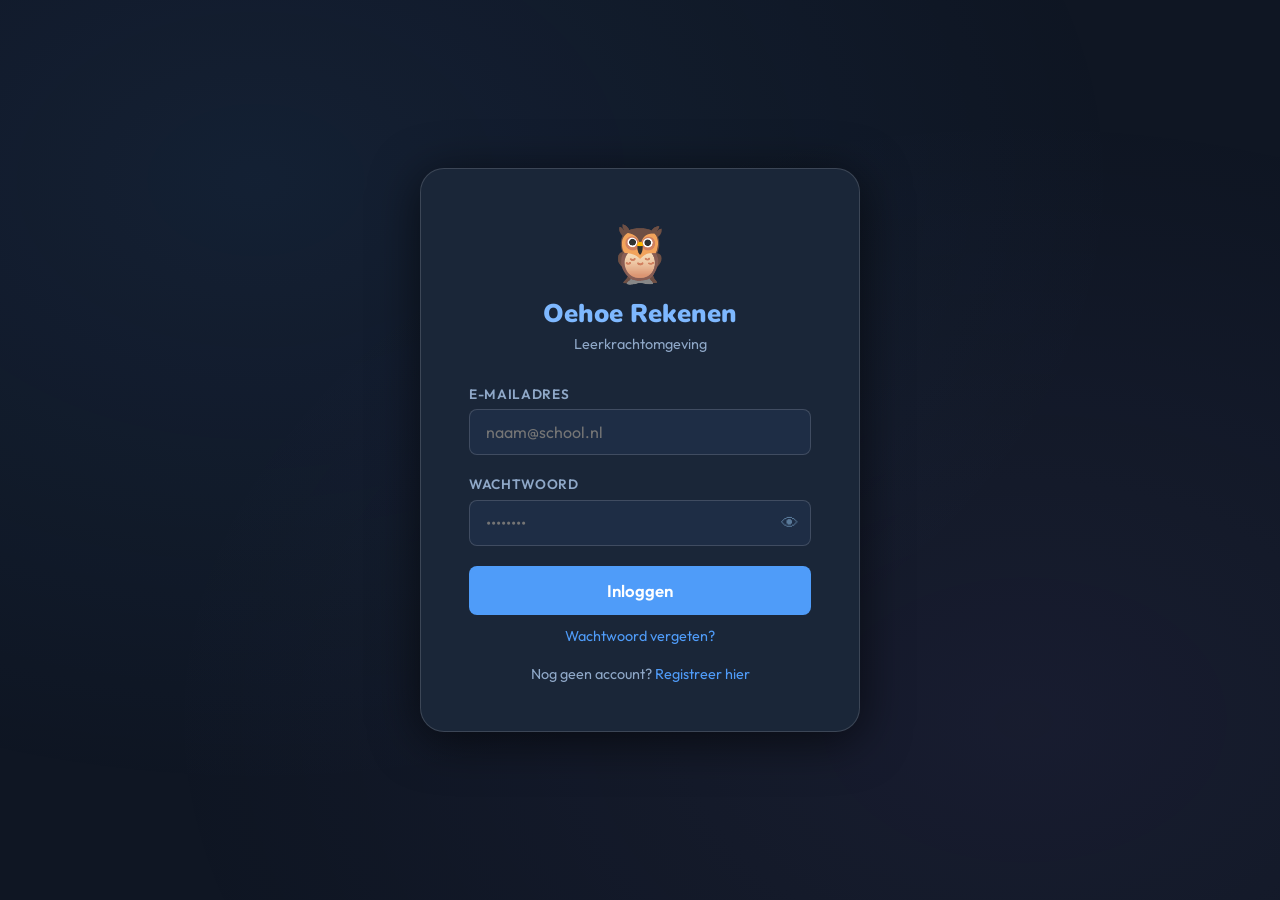
<file: leerkracht.html>
<!DOCTYPE html>
<html lang="nl">
<head>
<meta charset="UTF-8">
<meta name="viewport" content="width=device-width, initial-scale=1.0">
<title>Oehoe Rekenen – Leerkrachtomgeving</title>

<style>
/* ── CONFIGURATIE: vul hier jouw Supabase-gegevens in ── */
/* Zie de JavaScript-sectie onderaan */

@import url('https://fonts.googleapis.com/css2?family=Nunito:wght@400;600;700;800;900&family=Outfit:wght@300;400;500;600;700&display=swap');

:root {
  --bg: #0f1623;
  --bg2: #161f30;
  --bg3: #1e2d45;
  --card: #1a2638;
  --card2: #223048;
  --border: rgba(255,255,255,0.08);
  --border2: rgba(255,255,255,0.15);
  --text: #e8f0fe;
  --text2: #8fa8c8;
  --text3: #5a7a9a;
  --accent: #4f9cf9;
  --accent2: #7eb8ff;
  --green: #34d399;
  --green2: #059669;
  --orange: #fb923c;
  --red: #f87171;
  --purple: #a78bfa;
  --yellow: #fbbf24;
  --radius: 14px;
  --radius-sm: 8px;
  --shadow: 0 4px 24px rgba(0,0,0,0.4);
  --shadow-lg: 0 8px 48px rgba(0,0,0,0.6);
  --font: 'Outfit', sans-serif;
  --font2: 'Nunito', sans-serif;
}

* { box-sizing: border-box; margin: 0; padding: 0; }
html, body { height: 100%; }
body {
  font-family: var(--font);
  background: var(--bg);
  color: var(--text);
  min-height: 100vh;
  overflow-x: hidden;
}

/* ── ACHTERGROND ── */
body::before {
  content: '';
  position: fixed;
  inset: 0;
  background:
    radial-gradient(ellipse at 20% 20%, rgba(79,156,249,0.08) 0%, transparent 60%),
    radial-gradient(ellipse at 80% 80%, rgba(167,139,250,0.06) 0%, transparent 60%);
  pointer-events: none;
  z-index: 0;
}

/* ── SCHERMEN ── */
.screen { display: none; min-height: 100vh; position: relative; z-index: 1; }
.screen.active { display: flex; }

/* ── INLOGSCHERM ── */
#screen-login {
  align-items: center;
  justify-content: center;
  flex-direction: column;
  padding: 2rem;
}

.login-card {
  background: var(--card);
  border: 1px solid var(--border2);
  border-radius: 24px;
  padding: 3rem;
  width: 100%;
  max-width: 440px;
  box-shadow: var(--shadow-lg);
  animation: fadeUp 0.5s ease;
}

@keyframes fadeUp {
  from { opacity: 0; transform: translateY(20px); }
  to { opacity: 1; transform: translateY(0); }
}

.login-logo {
  text-align: center;
  margin-bottom: 2rem;
}
.login-logo .owl { font-size: 3.5rem; }
.login-logo h1 {
  font-family: var(--font2);
  font-size: 1.6rem;
  font-weight: 900;
  color: var(--accent2);
  margin-top: 0.5rem;
}
.login-logo p {
  color: var(--text2);
  font-size: 0.9rem;
  margin-top: 0.25rem;
}

.form-group { margin-bottom: 1.25rem; }
.form-group label {
  display: block;
  font-size: 0.85rem;
  font-weight: 600;
  color: var(--text2);
  margin-bottom: 0.4rem;
  text-transform: uppercase;
  letter-spacing: 0.05em;
}
.form-group input {
  width: 100%;
  background: var(--bg3);
  border: 1px solid var(--border2);
  border-radius: var(--radius-sm);
  color: var(--text);
  font-family: var(--font);
  font-size: 1rem;
  padding: 0.75rem 1rem;
  outline: none;
  transition: border-color 0.2s;
}
.form-group input:focus { border-color: var(--accent); }

.btn {
  display: inline-flex;
  align-items: center;
  justify-content: center;
  gap: 0.5rem;
  padding: 0.8rem 1.5rem;
  border-radius: var(--radius-sm);
  border: none;
  font-family: var(--font);
  font-size: 1rem;
  font-weight: 600;
  cursor: pointer;
  transition: all 0.2s;
}
.btn-primary {
  background: var(--accent);
  color: #fff;
  width: 100%;
  font-size: 1.05rem;
  padding: 0.9rem;
}
.btn-primary:hover { background: var(--accent2); transform: translateY(-1px); }
.btn-secondary {
  background: var(--bg3);
  color: var(--text);
  border: 1px solid var(--border2);
}
.btn-secondary:hover { background: var(--card2); }
.btn-danger { background: rgba(248,113,113,0.15); color: var(--red); border: 1px solid rgba(248,113,113,0.3); }
.btn-danger:hover { background: rgba(248,113,113,0.25); }
.btn-green { background: var(--green2); color: #fff; }
.btn-green:hover { background: var(--green); }
.btn-sm { padding: 0.4rem 0.9rem; font-size: 0.85rem; }

.login-switch {
  text-align: center;
  margin-top: 1.25rem;
  color: var(--text2);
  font-size: 0.9rem;
}
.login-switch a { color: var(--accent); cursor: pointer; text-decoration: none; }
.login-switch a:hover { text-decoration: underline; }

.error-msg {
  background: rgba(248,113,113,0.1);
  border: 1px solid rgba(248,113,113,0.3);
  border-radius: var(--radius-sm);
  color: var(--red);
  padding: 0.6rem 1rem;
  font-size: 0.9rem;
  margin-bottom: 1rem;
  display: none;
}
.error-msg.show { display: block; }

/* ── HOOFDSCHERM ── */
#screen-main {
  flex-direction: row;
  align-items: stretch;
}

/* ── SIDEBAR ── */
.sidebar {
  width: 260px;
  min-height: 100vh;
  background: var(--card);
  border-right: 1px solid var(--border);
  display: flex;
  flex-direction: column;
  padding: 1.5rem 0;
  flex-shrink: 0;
}

.sidebar-logo {
  padding: 0 1.5rem 1.5rem;
  border-bottom: 1px solid var(--border);
  margin-bottom: 1rem;
}
.sidebar-logo .owl { font-size: 2rem; }
.sidebar-logo h2 {
  font-family: var(--font2);
  font-weight: 900;
  font-size: 1.1rem;
  color: var(--accent2);
  margin-top: 0.25rem;
}
.sidebar-logo p { color: var(--text3); font-size: 0.8rem; }

.sidebar-nav { flex: 1; padding: 0 0.75rem; }
.nav-item {
  display: flex;
  align-items: center;
  gap: 0.75rem;
  padding: 0.7rem 0.85rem;
  border-radius: var(--radius-sm);
  color: var(--text2);
  font-size: 0.95rem;
  font-weight: 500;
  cursor: pointer;
  transition: all 0.15s;
  margin-bottom: 0.2rem;
}
.nav-item:hover { background: var(--bg3); color: var(--text); }
.nav-item.active { background: rgba(79,156,249,0.15); color: var(--accent2); font-weight: 600; }
.nav-item .icon { font-size: 1.1rem; width: 1.5rem; text-align: center; }

.sidebar-footer {
  padding: 1rem 1.5rem 0;
  border-top: 1px solid var(--border);
}
.leerkracht-info { margin-bottom: 0.75rem; }
.leerkracht-naam { font-weight: 600; font-size: 0.95rem; }
.leerkracht-email { color: var(--text3); font-size: 0.8rem; }

/* ── CONTENT ── */
.main-content {
  flex: 1;
  padding: 2rem;
  overflow-y: auto;
}

.page { display: none; }
.page.active { display: block; animation: fadeUp 0.3s ease; }

.page-header {
  display: flex;
  align-items: center;
  justify-content: space-between;
  margin-bottom: 2rem;
}
.page-title {
  font-family: var(--font2);
  font-size: 1.6rem;
  font-weight: 800;
}
.page-title span { color: var(--accent2); }

/* ── KLASSEN OVERZICHT ── */
.klassen-grid {
  display: grid;
  grid-template-columns: repeat(auto-fill, minmax(280px, 1fr));
  gap: 1rem;
  margin-bottom: 2rem;
}

.klas-card {
  background: var(--card);
  border: 1px solid var(--border);
  border-radius: var(--radius);
  padding: 1.5rem;
  cursor: pointer;
  transition: all 0.2s;
  position: relative;
  overflow: hidden;
}
.klas-card::before {
  content: '';
  position: absolute;
  top: 0; left: 0; right: 0;
  height: 3px;
  background: linear-gradient(90deg, var(--accent), var(--purple));
}
.klas-card:hover { border-color: var(--border2); transform: translateY(-2px); box-shadow: var(--shadow); }
.klas-naam { font-size: 1.15rem; font-weight: 700; margin-bottom: 0.25rem; }
.klas-code { color: var(--text3); font-size: 0.85rem; font-family: monospace; }
.klas-meta { display: flex; gap: 1rem; margin-top: 1rem; }
.klas-stat { text-align: center; }
.klas-stat-num { font-size: 1.4rem; font-weight: 800; color: var(--accent2); }
.klas-stat-label { font-size: 0.75rem; color: var(--text3); }

.add-klas-card {
  background: transparent;
  border: 2px dashed var(--border2);
  border-radius: var(--radius);
  padding: 1.5rem;
  cursor: pointer;
  transition: all 0.2s;
  display: flex;
  flex-direction: column;
  align-items: center;
  justify-content: center;
  gap: 0.5rem;
  color: var(--text3);
  min-height: 140px;
}
.add-klas-card:hover { border-color: var(--accent); color: var(--accent); }
.add-klas-card .plus { font-size: 2rem; }

/* ── LEERLINGENOVERZICHT ── */
.back-btn {
  display: inline-flex;
  align-items: center;
  gap: 0.4rem;
  color: var(--text2);
  cursor: pointer;
  font-size: 0.9rem;
  margin-bottom: 1.5rem;
  transition: color 0.15s;
}
.back-btn:hover { color: var(--text); }

.leerlingen-tabel {
  background: var(--card);
  border: 1px solid var(--border);
  border-radius: var(--radius);
  overflow: hidden;
}

.tabel-header {
  display: grid;
  grid-template-columns: 1.8fr 1fr 1fr 1.2fr 0.8fr 1.2fr;
  padding: 0.85rem 1.25rem;
  background: var(--bg3);
  border-bottom: 1px solid var(--border);
  font-size: 0.78rem;
  font-weight: 700;
  text-transform: uppercase;
  letter-spacing: 0.08em;
  color: var(--text3);
}

.tabel-rij {
  display: grid;
  grid-template-columns: 1.8fr 1fr 1fr 1.2fr 0.8fr 1.2fr;
  padding: 1rem 1.25rem;
  border-bottom: 1px solid var(--border);
  align-items: center;
  transition: background 0.15s;
}
.tabel-rij:last-child { border-bottom: none; }
.res-header { grid-template-columns: 1.4fr 0.8fr 1.1fr 1fr 0.9fr 0.9fr 0.7fr 0.7fr !important; }
.res-rij { grid-template-columns: 1.4fr 0.8fr 1.1fr 1fr 0.9fr 0.9fr 0.7fr 0.7fr !important; }
.res-rij:hover { background: var(--card2); cursor: pointer; }
.tabel-rij:hover { background: var(--card2); }

.leerling-naam { font-weight: 600; }
.leerling-code { font-family: monospace; font-size: 0.85rem; color: var(--text2); }

.badge {
  display: inline-flex;
  align-items: center;
  padding: 0.2rem 0.6rem;
  border-radius: 20px;
  font-size: 0.75rem;
  font-weight: 600;
}
.badge-blue { background: rgba(79,156,249,0.15); color: var(--accent2); }
.badge-green { background: rgba(52,211,153,0.15); color: var(--green); }
.badge-orange { background: rgba(251,146,60,0.15); color: var(--orange); }
.badge-gray { background: rgba(255,255,255,0.05); color: var(--text3); }

.resultaat-cel { font-size: 0.9rem; }
.resultaat-goed { color: var(--green); font-weight: 700; }
.resultaat-niet-verbeterd { color: var(--red); }
.resultaat-verbeterd { color: var(--orange); }

.acties { display: flex; gap: 0.4rem; }

/* ── MODAL ── */
.modal-overlay {
  position: fixed;
  inset: 0;
  background: rgba(0,0,0,0.7);
  backdrop-filter: blur(4px);
  z-index: 100;
  display: none;
  align-items: center;
  justify-content: center;
  padding: 1rem;
}
.modal-overlay.open { display: flex; }

.modal {
  background: var(--card);
  border: 1px solid var(--border2);
  border-radius: 20px;
  padding: 2rem;
  width: 100%;
  max-width: 560px;
  max-height: 90vh;
  overflow-y: auto;
  box-shadow: var(--shadow-lg);
  animation: fadeUp 0.25s ease;
}
.modal::-webkit-scrollbar{ width: 16px; }
.modal::-webkit-scrollbar-track{ background: var(--card2); border-radius: 10px; margin: 4px; }
.modal::-webkit-scrollbar-thumb{ background: #FCD34D; border-radius: 10px; border: 3px solid var(--card2); min-height: 36px; }
.modal::-webkit-scrollbar-thumb:hover{ background: #f59e0b; }
.modal h3 {
  font-family: var(--font2);
  font-size: 1.25rem;
  font-weight: 800;
  margin-bottom: 1.5rem;
}

.modal-footer {
  display: flex;
  gap: 0.75rem;
  justify-content: flex-end;
  margin-top: 1.5rem;
}

/* ── INSTELLINGEN FORMULIER ── */
.instelling-sectie { margin-bottom: 1.5rem; }
.instelling-label {
  font-size: 0.8rem;
  font-weight: 700;
  color: var(--text3);
  text-transform: uppercase;
  letter-spacing: 0.08em;
  margin-bottom: 0.6rem;
  display: block;
}
.keuze-rij {
  display: flex;
  flex-wrap: wrap;
  gap: 0.4rem;
}
.keuze-knop {
  padding: 0.4rem 0.9rem;
  border-radius: 20px;
  border: 1px solid var(--border2);
  background: var(--bg3);
  color: var(--text2);
  font-family: var(--font);
  font-size: 0.85rem;
  cursor: pointer;
  transition: all 0.15s;
}
.keuze-knop:hover { border-color: var(--accent); color: var(--accent); }
.keuze-knop.selected { background: rgba(79,156,249,0.2); border-color: var(--accent); color: var(--accent2); font-weight: 600; }

.email-toggle {
  display: flex;
  align-items: center;
  gap: 0.75rem;
  margin-top: 0.75rem;
}
.toggle-switch {
  position: relative;
  width: 44px;
  height: 24px;
  flex-shrink: 0;
}
.toggle-switch input { opacity: 0; width: 0; height: 0; }
.toggle-slider {
  position: absolute;
  inset: 0;
  background: var(--bg3);
  border: 1px solid var(--border2);
  border-radius: 12px;
  cursor: pointer;
  transition: all 0.2s;
}
.toggle-slider::before {
  content: '';
  position: absolute;
  width: 18px; height: 18px;
  left: 2px; top: 2px;
  background: var(--text3);
  border-radius: 50%;
  transition: all 0.2s;
}
.toggle-switch input:checked + .toggle-slider { background: var(--accent); border-color: var(--accent); }
.toggle-switch input:checked + .toggle-slider::before { transform: translateX(20px); background: #fff; }
.toggle-label { font-size: 0.9rem; color: var(--text2); }

/* ── TOOLTIP (uitleg bij hover) ── */
.tooltip-wrap{position:relative;display:inline-block;}
.tooltip-box{
  display:none;
  position:fixed;
  background:var(--card2);
  color:var(--text);
  border:1px solid var(--border2);
  border-radius:var(--radius);
  padding:0.85rem 1.1rem;
  width:320px;
  z-index:300;
  box-shadow:var(--shadow-lg);
  font-family:var(--font);
  line-height:1.5;
  font-size:0.85rem;
}
.tooltip-title{font-weight:700;font-size:0.85rem;margin-bottom:0.5rem;color:var(--accent2);}
.tooltip-item{display:flex;gap:0.5rem;align-items:flex-start;margin-bottom:0.4rem;font-size:0.85rem;}
.tooltip-item:last-child{margin-bottom:0;}
.tooltip-bullet{color:var(--accent2);font-weight:700;flex-shrink:0;line-height:1.4;}
.tooltip-box::after{
  content:'';
  position:absolute;
  top:100%;
  left:50%;
  transform:translateX(-50%);
  border:8px solid transparent;
  border-top-color:var(--card2);
}

/* ── LEGE STAAT ── */
.empty-state {
  text-align: center;
  padding: 4rem 2rem;
  color: var(--text3);
}
.empty-state .icon { font-size: 3rem; margin-bottom: 1rem; }
.empty-state h3 { font-size: 1.1rem; color: var(--text2); margin-bottom: 0.5rem; }
.empty-state p { font-size: 0.9rem; }

/* ── TOAST ── */
.toast {
  position: fixed;
  bottom: 2rem;
  right: 2rem;
  background: var(--card2);
  border: 1px solid var(--border2);
  border-radius: var(--radius-sm);
  padding: 0.75rem 1.25rem;
  font-size: 0.9rem;
  color: var(--text);
  box-shadow: var(--shadow);
  z-index: 200;
  transform: translateY(100px);
  opacity: 0;
  transition: all 0.3s;
}
.toast.show { transform: translateY(0); opacity: 1; }
.toast.success { border-color: var(--green2); color: var(--green); }
.toast.error { border-color: var(--red); color: var(--red); }

/* ── RESULTATEN DETAIL ── */
.resultaat-kaart {
  background: var(--card);
  border: 1px solid var(--border);
  border-radius: var(--radius);
  padding: 1.5rem;
  margin-bottom: 1rem;
}
.resultaat-rij {
  display: flex;
  justify-content: space-between;
  align-items: center;
  padding: 0.5rem 0;
  border-bottom: 1px solid var(--border);
  font-size: 0.9rem;
}
.resultaat-rij:last-child { border-bottom: none; }
.resultaat-key { color: var(--text2); }
.resultaat-val { font-weight: 600; }

.stats-grid {
  display: grid;
  grid-template-columns: repeat(4, 1fr);
  gap: 1rem;
  margin-bottom: 1.5rem;
}
.stat-kaart {
  background: var(--card);
  border: 1px solid var(--border);
  border-radius: var(--radius);
  padding: 1.25rem;
  text-align: center;
}
.stat-num { font-size: 2rem; font-weight: 800; margin-bottom: 0.25rem; }
.stat-label { font-size: 0.8rem; color: var(--text3); text-transform: uppercase; letter-spacing: 0.05em; }

/* ── SPINNER ── */
.spinner {
  width: 20px; height: 20px;
  border: 2px solid rgba(255,255,255,0.2);
  border-top-color: var(--accent);
  border-radius: 50%;
  animation: spin 0.6s linear infinite;
  display: inline-block;
}
@keyframes spin { to { transform: rotate(360deg); } }

.loading { display: flex; align-items: center; justify-content: center; padding: 3rem; gap: 0.75rem; color: var(--text2); }
</style>
</head>
<body>

<!-- INLOGSCHERM -->
<div class="screen active" id="screen-login">
  <div class="login-card">
    <div class="login-logo">
      <div class="owl">🦉</div>
      <h1>Oehoe Rekenen</h1>
      <p>Leerkrachtomgeving</p>
    </div>

    <div id="login-form">
      <div class="error-msg" id="login-error"></div>
      <div class="form-group">
        <label>E-mailadres</label>
        <input type="email" id="login-email" placeholder="naam@school.nl" autocomplete="email">
      </div>
      <div class="form-group">
        <label>Wachtwoord</label>
        <div style="position:relative;">
          <input type="password" id="login-ww" placeholder="••••••••" autocomplete="off" style="padding-right:2.5rem;">
          <button type="button" id="btn-oogje" style="position:absolute;right:0.75rem;top:50%;transform:translateY(-50%);background:none;border:none;cursor:pointer;color:var(--text3);font-size:1.1rem;padding:0;" title="Wachtwoord tonen">👁</button>
        </div>
      </div>
      <button class="btn btn-primary" id="btn-login" onclick="doLogin()">Inloggen</button>
      <div class="login-switch" style="margin-top:0.75rem;"><a id="link-ww-vergeten">Wachtwoord vergeten?</a></div>
      <div class="login-switch">Nog geen account? <a id="link-naar-registreer">Registreer hier</a></div>
    </div>

    <div id="ww-vergeten-form" style="display:none;">
      <div style="margin-bottom:1rem;color:var(--text2);font-size:0.9rem;">Vul je e-mailadres in. Je ontvangt een link om je wachtwoord opnieuw in te stellen.</div>
      <div class="error-msg" id="ww-vergeten-error"></div>
      <div id="ww-vergeten-success" style="display:none;background:rgba(52,211,153,0.1);border:1px solid rgba(52,211,153,0.3);border-radius:var(--radius-sm);color:var(--green);padding:0.6rem 1rem;font-size:0.9rem;margin-bottom:1rem;">E-mail verzonden! Controleer je inbox.</div>
      <div class="form-group">
        <label>E-mailadres</label>
        <input type="email" id="ww-vergeten-email" placeholder="naam@school.nl">
      </div>
      <button class="btn btn-primary" id="btn-ww-vergeten">Reset-link versturen</button>
      <div class="login-switch"><a id="link-terug-login">← Terug naar inloggen</a></div>
    </div>

    <div id="register-form" style="display:none;">
      <div class="error-msg" id="reg-error"></div>
      <div class="form-group">
        <label>Volledige naam</label>
        <input type="text" id="reg-naam" placeholder="Voor- en achternaam">
      </div>
      <div class="form-group">
        <label>E-mailadres</label>
        <input type="email" id="reg-email" placeholder="naam@school.nl">
      </div>
      <div class="form-group">
        <label>Wachtwoord</label>
        <input type="password" id="reg-ww" placeholder="Minimaal 8 tekens">
      </div>
      <button class="btn btn-primary" id="btn-registreer">Account aanmaken</button>
      <div class="login-switch">Al een account? <a id="link-naar-login">Inloggen</a></div>
    </div>
  </div>
</div>

<!-- HOOFDSCHERM -->
<div class="screen" id="screen-main">
  <aside class="sidebar">
    <div class="sidebar-logo" style="cursor:pointer;" onclick="window.open('https://arjen555.github.io/oehoe-rekenen/','_blank')" title="Naar het rekenprogramma">
      <div class="owl">🦉</div>
      <h2>Oehoe Rekenen</h2>
      <p style="color:var(--accent);font-size:0.75rem;">→ Naar startpagina</p>
    </div>
    <nav class="sidebar-nav">
      <div class="nav-item active" data-page="klassen">
        <span class="icon">🏫</span> Klaarzetten
      </div>
      <div class="nav-item" data-page="resultaten-overzicht">
        <span class="icon">📊</span> Resultaten
      </div>
    </nav>
    <div class="sidebar-footer">
      <div class="leerkracht-info">
        <div class="leerkracht-naam" id="sidebar-naam">—</div>
        <div class="leerkracht-email" id="sidebar-email">—</div>
      </div>
      <button class="btn btn-secondary btn-sm" id="btn-uitloggen">↩ Uitloggen</button>
    </div>
  </aside>

  <main class="main-content">

    <!-- PAGINA: KLASSEN -->
    <div class="page active" id="page-klassen">
      <div class="page-header">
        <div class="page-title">Mijn <span>groepen</span></div>
        <button class="btn btn-primary btn-sm" id="btn-nieuwe-groep" style="width:auto;">+ Nieuwe groep</button>
      </div>
      <div class="klassen-grid" id="klassen-grid">
        <div class="loading"><div class="spinner"></div> Laden…</div>
      </div>
    </div>

    <!-- PAGINA: LEERLINGEN VAN EEN KLAS -->
    <div class="page" id="page-leerlingen">
      <div class="back-btn" id="btn-terug-klassen">← Terug naar klassen</div>
      <div class="page-header">
        <div>
          <div class="page-title" id="klas-titel">Klas</div>
          <div style="color:var(--text3);font-size:0.85rem;margin-top:0.2rem;">Klascode: <span id="klas-code-display" style="font-family:monospace;color:var(--accent2);">—</span></div>
        </div>
        <button class="btn btn-primary btn-sm" id="btn-nieuwe-leerling" style="width:auto;">+ Leerling toevoegen</button>
      </div>
      <div class="leerlingen-tabel" id="leerlingen-container">
        <div class="loading"><div class="spinner"></div> Laden…</div>
      </div>
    </div>

    <!-- PAGINA: RESULTATEN OVERZICHT -->
    <div class="page" id="page-resultaten-overzicht">
      <div class="page-header">
        <div class="page-title">Alle <span>resultaten</span></div>
      </div>
      <div id="resultaten-overzicht-content">
        <div class="loading"><div class="spinner"></div> Laden…</div>
      </div>
    </div>

    <!-- PAGINA: RESULTATEN DETAIL (1 leerling) -->
    <div class="page" id="page-resultaten-detail">
      <div class="back-btn" id="btn-terug-resultaten">← Terug naar resultaten</div>
      <div class="page-title" id="resultaat-leerling-naam" style="margin-bottom:1.5rem;">Resultaten</div>
      <div id="resultaten-detail-content">
        <div class="loading"><div class="spinner"></div> Laden…</div>
      </div>
    </div>

  </main>
</div>

<!-- MODAL: NIEUWE KLAS -->
<div class="modal-overlay" id="modal-nieuwe-groep">
  <div class="modal">
    <h3>Nieuwe groep aanmaken</h3>
    <div class="form-group">
      <label>Naam van de groep</label>
      <input type="text" id="nieuwe-groep-naam" placeholder="Bijv. Groep 5 — Jansen">
    </div>
    <div class="form-group">
      <label>Groepscode (leerlingen gebruiken dit om in te loggen)</label>
      <input type="text" id="nieuwe-groep-code" placeholder="Bijv. GROEP5JAN" style="font-family:monospace;text-transform:uppercase;">
    </div>
    <div class="modal-footer">
      <button class="btn btn-secondary" id="btn-annuleer-groep">Annuleren</button>
      <button class="btn btn-green" id="btn-opslaan-groep">Groep aanmaken</button>
    </div>
  </div>
</div>

<!-- MODAL: NIEUWE LEERLING / INSTELLINGEN -->
<div class="modal-overlay" id="modal-leerling">
  <div class="modal">
    <h3 id="modal-leerling-titel">Leerling toevoegen</h3>
    <div class="form-group">
      <label>Naam van de leerling</label>
      <input type="text" id="leerling-naam-input" placeholder="Voornaam">
    </div>
    <div class="form-group">
      <label>Leerlingcode (kind typt dit in om in te loggen)</label>
      <input type="text" id="leerling-code-input" placeholder="Bijv. EMMA" style="font-family:monospace;text-transform:uppercase;">
    </div>

    <hr style="border:none;border-top:1px solid var(--border);margin:1.25rem 0;">
    <div style="font-size:0.9rem;font-weight:700;color:var(--text2);margin-bottom:1rem;">📋 Oefening instellen</div>

    <div class="instelling-sectie">
      <span class="instelling-label">Methode</span>
      <div class="keuze-rij" id="k-methode">
        <button class="keuze-knop selected" data-val="kolomsgewijs">Kolomsgewijs</button>
        <button class="keuze-knop" data-val="cijferend">Cijferend</button>
      </div>
    </div>

    <div class="instelling-sectie">
      <span class="instelling-label">Bewerking</span>
      <div class="keuze-rij" id="k-bewerking">
        <button class="keuze-knop selected" data-val="optellen">Optellen</button>
        <button class="keuze-knop" data-val="aftrekken">Aftrekken</button>
        <button class="keuze-knop" data-val="vermenigvuldigen">Vermenigvuldigen</button>
      </div>
    </div>

    <div class="instelling-sectie">
      <span class="instelling-label">Hulp tijdens de som</span>
      <div class="keuze-rij" id="k-hulp">
        <button class="keuze-knop" data-val="geen">Geen hulp</button>
        <div class="tooltip-wrap">
          <button class="keuze-knop selected" data-val="beetje">Een beetje hulp</button>
          <div class="tooltip-box">
            <div class="tooltip-title">Hulp tijdens de som houdt in:</div>
            <div class="tooltip-item"><span class="tooltip-bullet">&#8226;</span><span>De cursor start steeds op de plek waar de leerling als eerste iets moet invullen</span></div>
            <div class="tooltip-item"><span class="tooltip-bullet">&#8226;</span><span>De getallen waar op dat moment een berekening mee gedaan moet worden zijn geaccentueerd</span></div>
          </div>
        </div>
        <div class="tooltip-wrap">
          <button class="keuze-knop" data-val="veel">Veel hulp</button>
          <div class="tooltip-box">
            <div class="tooltip-title">Hulp tijdens de som houdt in:</div>
            <div class="tooltip-item"><span class="tooltip-bullet">&#8226;</span><span>De cursor start steeds op de plek waar de leerling als eerste iets moet invullen</span></div>
            <div class="tooltip-item"><span class="tooltip-bullet">&#8226;</span><span>De getallen waar op dat moment een berekening mee gedaan moet worden zijn geaccentueerd</span></div>
            <div class="tooltip-item"><span class="tooltip-bullet">&#8226;</span><span>De leerling ziet steeds welke som er gemaakt moet worden</span></div>
            <div class="tooltip-item"><span class="tooltip-bullet">&#8226;</span><span>Als de tafelkaart erbij gekozen is, kiest het programma de juiste tafel bij de som</span></div>
          </div>
        </div>
      </div>
      <div style="margin-top:0.5rem;">
        <div class="tooltip-wrap">
          <button class="keuze-knop" id="k-tafelkaart" data-val="tafelkaart">📖 Tafelkaart</button>
          <div class="tooltip-box">
            <div class="tooltip-title">Tafelkaart</div>
            <div class="tooltip-item"><span class="tooltip-bullet">&#8226;</span><span>Tijdens het maken van de som kan de leerling de juiste tafel erbij krijgen als die het even niet meer weet</span></div>
          </div>
        </div>
      </div>
    </div>

    <div class="instelling-sectie">
      <span class="instelling-label">Grootte getal 1</span>
      <div class="keuze-rij" id="k-getal1">
        <button class="keuze-knop" data-val="10">Tientallen</button>
        <button class="keuze-knop selected" data-val="100">Honderdtallen</button>
        <button class="keuze-knop" data-val="1000">Duizendtallen</button>
        <button class="keuze-knop" data-val="10000">Tienduizendtallen</button>
      </div>
    </div>

    <div class="instelling-sectie">
      <span class="instelling-label">Grootte getal 2</span>
      <div class="keuze-rij" id="k-getal2">
        <button class="keuze-knop" data-val="10">Tientallen</button>
        <button class="keuze-knop selected" data-val="100">Honderdtallen</button>
        <button class="keuze-knop" data-val="1000">Duizendtallen</button>
        <button class="keuze-knop" data-val="10000">Tienduizendtallen</button>
      </div>
    </div>

    <div class="instelling-sectie">
      <span class="instelling-label">Aantal opgaven</span>
      <div class="keuze-rij" id="k-aantal">
        <button class="keuze-knop" data-val="3">3</button>
        <button class="keuze-knop selected" data-val="5">5</button>
        <button class="keuze-knop" data-val="10">10</button>
        <button class="keuze-knop" data-val="15">15</button>
        <button class="keuze-knop" data-val="20">20</button>
      </div>
    </div>

    <div class="email-toggle">
      <label class="toggle-switch">
        <input type="checkbox" id="k-email">
        <span class="toggle-slider"></span>
      </label>
      <span class="toggle-label">Stuur mij een e-mail als de leerling klaar is</span>
    </div>

    <div class="modal-footer">
      <button class="btn btn-secondary" id="btn-annuleer-leerling">Annuleren</button>
      <button class="btn btn-green" id="btn-opslaan-leerling">Opslaan</button>
    </div>
  </div>
</div>

<!-- MODAL: BEVESTIGEN VERWIJDEREN -->
<div class="modal-overlay" id="modal-bevestig">
  <div class="modal" style="max-width:420px;text-align:center;">
    <div style="font-size:2.5rem;margin-bottom:1rem;">⚠️</div>
    <h3 id="bevestig-titel" style="margin-bottom:0.75rem;">Weet je het zeker?</h3>
    <p id="bevestig-tekst" style="color:var(--text2);font-size:0.95rem;margin-bottom:1.5rem;line-height:1.5;"></p>
    <div class="modal-footer" style="justify-content:center;">
      <button class="btn btn-secondary" id="btn-bevestig-nee">Annuleren</button>
      <button class="btn btn-danger" id="btn-bevestig-ja">Verwijderen</button>
    </div>
  </div>
</div>

<!-- TOAST -->
<div class="toast" id="toast"></div>

<script>
// ══════════════════════════════════════════════
//  ⚙️  CONFIGURATIE — vul hier jouw gegevens in
// ══════════════════════════════════════════════
const SUPABASE_URL = 'https://gquzvtchazwzfqzmzxvf.supabase.co';
const SUPABASE_KEY = 'eyJhbGciOiJIUzI1NiIsInR5cCI6IkpXVCJ9.eyJpc3MiOiJzdXBhYmFzZSIsInJlZiI6ImdxdXp2dGNoYXp3emZxem16eHZmIiwicm9sZSI6ImFub24iLCJpYXQiOjE3Nzg1ODg1NzUsImV4cCI6MjA5NDE2NDU3NX0.llkky1zk0pRby09buBe1syBfBkfb_-c6s_le3RASwUk';
// ══════════════════════════════════════════════

// Eigen Supabase client via fetch
let _session = null;

const sb = {
  auth: {
    onAuthStateChange: (cb) => {
      sb.auth._cb = cb;
      // Herstel sessie uit localStorage
      const stored = localStorage.getItem('sb_session');
      if(stored) {
        try {
          _session = JSON.parse(stored);
          // Controleer of sessie nog geldig is
          if(_session && _session.expires_at && Date.now()/1000 < _session.expires_at) {
            setTimeout(() => cb('SIGNED_IN', _session), 100);
          } else {
            localStorage.removeItem('sb_session');
            _session = null;
            setTimeout(() => cb('SIGNED_OUT', null), 100);
          }
        } catch(e) { setTimeout(() => cb('SIGNED_OUT', null), 100); }
      } else {
        setTimeout(() => cb('SIGNED_OUT', null), 100);
      }
    },
    signInWithPassword: async ({email, password}) => {
      try {
        const r = await fetch(SUPABASE_URL+'/auth/v1/token?grant_type=password', {
          method:'POST',
          headers:{'Content-Type':'application/json','apikey':SUPABASE_KEY},
          body:JSON.stringify({email,password})
        });
        const data = await r.json();
        if(!r.ok) return {error:{message:data.error_description||data.msg||'Inloggen mislukt'}};
        _session = data;
        localStorage.setItem('sb_session', JSON.stringify(data));
        if(sb.auth._cb) sb.auth._cb('SIGNED_IN', data);
        return {data, error:null};
      } catch(e) { return {error:{message:'Verbindingsfout: '+e.message}}; }
    },
    signOut: async () => {
      _session = null;
      localStorage.removeItem('sb_session');
      if(sb.auth._cb) sb.auth._cb('SIGNED_OUT', null);
    },
    resetPasswordForEmail: async (email) => {
      try {
        const r = await fetch(SUPABASE_URL+'/auth/v1/recover', {
          method:'POST',
          headers:{'Content-Type':'application/json','apikey':SUPABASE_KEY},
          body:JSON.stringify({email})
        });
        return r.ok ? {error:null} : {error:{message:'Fout bij versturen'}};
      } catch(e) { return {error:{message:e.message}}; }
    }
  },
  from: (tabel) => {
    const base = SUPABASE_URL+'/rest/v1/'+tabel;
    const headers = () => {
      const h = {'Content-Type':'application/json','apikey':SUPABASE_KEY,'Prefer':'return=representation'};
      if(_session?.access_token) h['Authorization'] = 'Bearer '+_session.access_token;
      return h;
    };
    let _select='*', _filters=[], _order=null, _single=false;
    const q = {
      select: (s) => { _select=s; return q; },
      eq: (col,val) => { _filters.push(`${col}=eq.${val}`); return q; },
      order: (col, opts={}) => { _order=`${col}.${opts.ascending===false?'desc':'asc'}`; return q; },
      single: () => { _single=true; return q; },
      insert: async (data) => {
        try {
          const r = await fetch(base, {method:'POST',headers:headers(),body:JSON.stringify(data)});
          const d = await r.json();
          if(!r.ok) return {data:null,error:{message:d.message||JSON.stringify(d)}};
          return {data:Array.isArray(d)?d[0]:d, error:null};
        } catch(e) { return {data:null,error:{message:e.message}}; }
      },
      update: async (data) => {
        try {
          let url = base+'?'+_filters.join('&');
          const r = await fetch(url, {method:'PATCH',headers:headers(),body:JSON.stringify(data)});
          const d = await r.json();
          if(!r.ok) return {data:null,error:{message:d.message||JSON.stringify(d)}};
          return {data:d, error:null};
        } catch(e) { return {data:null,error:{message:e.message}}; }
      },
      delete: async () => {
        try {
          let url = base+'?'+_filters.join('&');
          const r = await fetch(url, {method:'DELETE',headers:{...headers(),'Prefer':''}});
          return {error: r.ok?null:{message:'Verwijderen mislukt'}};
        } catch(e) { return {error:{message:e.message}}; }
      },
      then: async (resolve) => {
        try {
          let url = base+'?select='+encodeURIComponent(_select);
          if(_filters.length) url += '&'+_filters.join('&');
          if(_order) url += '&order='+_order;
          const h = {...headers()};
          if(_single) h['Accept'] = 'application/vnd.pgrst.object+json';
          const r = await fetch(url, {headers:h});
          if(r.status === 406 || r.status === 404) return resolve({data:null,error:null});
          const d = await r.json();
          if(!r.ok) return resolve({data:null,error:{message:d.message||JSON.stringify(d)}});
          return resolve({data:d, error:null});
        } catch(e) { return resolve({data:null,error:{message:e.message}}); }
      }
    };
    // Maak het awaitable
    return new Proxy(q, {
      get(target, prop) {
        if(prop === 'then') return target.then;
        return target[prop];
      }
    });
  }
};

// ── STATE ──
let huidigeLK = null;
let huidigeKlas = null;
let bewerkLeerlingId = null;

// ── HELPERS ──
// Bevestigingsvenster
let _bevestigCallback = null;
function bevestig(titel, tekst, callback) {
  document.getElementById('bevestig-titel').textContent = titel;
  document.getElementById('bevestig-tekst').textContent = tekst;
  _bevestigCallback = callback;
  openModal('modal-bevestig');
}
document.addEventListener('DOMContentLoaded', function() {
  document.getElementById('btn-bevestig-nee').addEventListener('click', () => sluitModal('modal-bevestig'));
  document.getElementById('btn-bevestig-ja').addEventListener('click', () => {
    sluitModal('modal-bevestig');
    if(_bevestigCallback) _bevestigCallback();
  });
});

function toon(id) {
  document.querySelectorAll('.screen').forEach(s => s.classList.remove('active'));
  document.getElementById(id).classList.add('active');
}
function toonPagina(id) {
  document.querySelectorAll('.page').forEach(p => p.classList.remove('active'));
  document.getElementById(id).classList.add('active');
  document.querySelectorAll('.nav-item').forEach(n => {
    n.classList.toggle('active', n.dataset.page === id.replace('page-',''));
  });
}
function openModal(id) { document.getElementById(id).classList.add('open'); }
function sluitModal(id) { document.getElementById(id).classList.remove('open'); }

// ── TOOLTIPS: positie uitrekenen zodat ze nooit buiten beeld vallen ──
function initTooltips(){
  document.querySelectorAll('.tooltip-wrap').forEach(function(wrap){
    var box = wrap.querySelector('.tooltip-box');
    if(!box) return;
    function positioneer(){
      box.style.display = 'block';
      var rect = wrap.getBoundingClientRect();
      var boxRect = box.getBoundingClientRect();
      var marge = 10;
      var links = rect.left + rect.width/2 - boxRect.width/2;
      links = Math.max(marge, Math.min(links, window.innerWidth - boxRect.width - marge));
      var boven = rect.top - boxRect.height - 12;
      if(boven < marge) boven = marge;
      box.style.left = links + 'px';
      box.style.top = boven + 'px';
    }
    function verbergen(){ box.style.display = 'none'; }
    wrap.addEventListener('mouseenter', positioneer);
    wrap.addEventListener('mouseleave', verbergen);
    wrap.addEventListener('focusin', positioneer);
    wrap.addEventListener('focusout', verbergen);
  });
  // Verberg een open tooltip als er in de modal gescrolld wordt, anders blijft hij op een verkeerde plek hangen
  document.querySelectorAll('.modal').forEach(function(modal){
    modal.addEventListener('scroll', function(){
      document.querySelectorAll('.tooltip-box').forEach(function(box){ box.style.display = 'none'; });
    });
  });
}
document.addEventListener('DOMContentLoaded', initTooltips);

function toast(tekst, type='') {
  const el = document.getElementById('toast');
  el.textContent = tekst;
  el.className = 'toast show ' + type;
  setTimeout(() => el.className = 'toast', 3000);
}
function fmtTijd(sec) {
  if(!sec) return '—';
  const m = Math.floor(sec/60), s = sec%60;
  return m>0 ? `${m}m ${s}s` : `${s}s`;
}
function getKeuze(groepId) {
  const sel = document.querySelector(`#${groepId} .keuze-knop.selected`);
  return sel ? sel.dataset.val : null;
}
function setKeuze(groepId, val) {
  document.querySelectorAll(`#${groepId} .keuze-knop`).forEach(b => {
    b.classList.toggle('selected', b.dataset.val === String(val));
  });
}
function keuzeRijBind(groepId) {
  document.querySelectorAll(`#${groepId} .keuze-knop`).forEach(b => {
    b.addEventListener('click', () => {
      document.querySelectorAll(`#${groepId} .keuze-knop`).forEach(x => x.classList.remove('selected'));
      b.classList.add('selected');
      if(groepId==='k-bewerking'||groepId==='k-getal1'){
        updateGetal2BlokkeringLK();
      }
    });
  });
}

// ── AUTH ──

// Oogje
document.getElementById('btn-oogje').addEventListener('click', () => {
  const inp = document.getElementById('login-ww');
  const btn = document.getElementById('btn-oogje');
  if(inp.type === 'password') { inp.type = 'text'; btn.textContent = '🙈'; }
  else { inp.type = 'password'; btn.textContent = '👁'; }
});

// Scherm-wissels
document.getElementById('link-naar-registreer').addEventListener('click', () => {
  document.getElementById('login-form').style.display = 'none';
  document.getElementById('register-form').style.display = 'block';
  document.getElementById('ww-vergeten-form').style.display = 'none';
});
document.getElementById('link-naar-login').addEventListener('click', () => {
  document.getElementById('register-form').style.display = 'none';
  document.getElementById('login-form').style.display = 'block';
  document.getElementById('ww-vergeten-form').style.display = 'none';
});
document.getElementById('link-ww-vergeten').addEventListener('click', () => {
  document.getElementById('login-form').style.display = 'none';
  document.getElementById('ww-vergeten-form').style.display = 'block';
  document.getElementById('ww-vergeten-email').value = document.getElementById('login-email').value;
});
document.getElementById('link-terug-login').addEventListener('click', () => {
  document.getElementById('ww-vergeten-form').style.display = 'none';
  document.getElementById('login-form').style.display = 'block';
});

// Wachtwoord vergeten
document.getElementById('btn-ww-vergeten').addEventListener('click', async () => {
  const email = document.getElementById('ww-vergeten-email').value.trim();
  const err = document.getElementById('ww-vergeten-error');
  const succ = document.getElementById('ww-vergeten-success');
  err.classList.remove('show'); succ.style.display = 'none';
  if(!email) { err.textContent = 'Vul je e-mailadres in.'; err.classList.add('show'); return; }
  const { error } = await sb.auth.resetPasswordForEmail(email, {
    redirectTo: window.location.href
  });
  if(error) { err.textContent = 'Fout: ' + error.message; err.classList.add('show'); }
  else { succ.style.display = 'block'; }
});

window.doLogin = async function doLogin() {
  const emailEl = document.getElementById('login-email');
  const wwEl = document.getElementById('login-ww');
  const email = emailEl.value.trim();
  const ww = wwEl.value;
  const err = document.getElementById('login-error');
  err.classList.remove('show');
  if(!email || !ww) { err.textContent = 'Vul e-mail en wachtwoord in.'; err.classList.add('show'); return; }
  const btn = document.getElementById('btn-login');
  btn.textContent = 'Bezig…'; btn.disabled = true;
  try {
    const { data, error } = await sb.auth.signInWithPassword({ email, password: ww });
    if(error) {
      err.textContent = 'Inloggen mislukt: ' + error.message;
      err.classList.add('show');
      btn.textContent = 'Inloggen'; btn.disabled = false;
    }
    // Bij succes handelt onAuthStateChange de rest af
  } catch(e) {
    err.textContent = 'Verbindingsfout. Probeer het opnieuw.';
    err.classList.add('show');
    btn.textContent = 'Inloggen'; btn.disabled = false;
  }
}
document.getElementById('btn-login').addEventListener('click', doLogin);
document.getElementById('login-ww').addEventListener('keydown', e => { if(e.key==='Enter') doLogin(); });
document.getElementById('login-email').addEventListener('keydown', e => { if(e.key==='Enter') doLogin(); });

document.getElementById('btn-registreer').addEventListener('click', async () => {
  const naam = document.getElementById('reg-naam').value.trim();
  const email = document.getElementById('reg-email').value.trim();
  const ww = document.getElementById('reg-ww').value;
  const err = document.getElementById('reg-error');
  err.classList.remove('show');
  if(!naam || !email || !ww) { err.textContent = 'Vul alle velden in.'; err.classList.add('show'); return; }
  const { data, error } = await sb.auth.signUp({ email, password: ww });
  if(error) { err.textContent = 'Registreren mislukt: ' + error.message; err.classList.add('show'); return; }
  // Sla naam op in leerkrachten-tabel
  await sb.from('leerkrachten').insert({ email, naam, id: data.user.id });
});

document.getElementById('btn-uitloggen').addEventListener('click', async () => {
  await sb.auth.signOut();
  toon('screen-login');
});

sb.auth.onAuthStateChange(async (event, session) => {
  // Reset inlogknop altijd
  const loginBtn = document.getElementById('btn-login');
  if(loginBtn) { loginBtn.textContent = 'Inloggen'; loginBtn.disabled = false; }

  if(session) {
    const user = session.user;
    try {
      const { data: lk } = await sb.from('leerkrachten').select('*').eq('email', user.email).single();
      huidigeLK = lk || { email: user.email, naam: user.email, id: user.id };
    } catch(e) {
      huidigeLK = { email: user.email, naam: user.email, id: user.id };
    }
    document.getElementById('sidebar-naam').textContent = huidigeLK.naam || user.email;
    document.getElementById('sidebar-email').textContent = user.email;
    toon('screen-main');
    laadKlassen();
  } else {
    toon('screen-login');
  }
});

// ── NAVIGATIE ──
document.querySelectorAll('.nav-item').forEach(item => {
  item.addEventListener('click', () => {
    const page = item.dataset.page;
    if(page === 'klassen') { toonPagina('page-klassen'); laadKlassen(); }
    if(page === 'resultaten-overzicht') { toonPagina('page-resultaten-overzicht'); laadResultatenOverzicht(); }
  });
});

// ── KLASSEN ──
async function laadKlassen() {
  if(!huidigeLK) return;
  const grid = document.getElementById('klassen-grid');
  grid.innerHTML = '<div class="loading"><div class="spinner"></div> Laden…</div>';
  let klassen, error;
  try {
    const result = await Promise.race([
      sb.from('klassen').select('*, leerlingen(count)').eq('leerkracht_id', huidigeLK.id).order('aangemaakt_op'),
      new Promise((_,r) => setTimeout(() => r(new Error('Timeout')), 8000))
    ]);
    klassen = result.data; error = result.error;
  } catch(e) {
    grid.innerHTML = '<div class="empty-state"><div class="icon">⚠️</div><h3>Verbindingsfout</h3><p>Probeer de pagina te vernieuwen.</p></div>';
    return;
  }
  if(error) { grid.innerHTML = '<div class="empty-state"><div class="icon">⚠️</div><h3>Laad fout</h3><p>'+error.message+'</p></div>'; return; }
  grid.innerHTML = '';
  if(klassen && klassen.length > 0) {
    klassen.forEach(klas => {
      const aantalLeerlingen = klas.leerlingen?.[0]?.count || 0;
      const card = document.createElement('div');
      card.className = 'klas-card';
      card.innerHTML = `
        <div class="klas-naam">${klas.naam}</div>
        <div class="klas-code">Code: ${klas.klascode}</div>
        <div class="klas-meta">
          <div class="klas-stat">
            <div class="klas-stat-num">${aantalLeerlingen}</div>
            <div class="klas-stat-label">Leerlingen</div>
          </div>
        </div>
        <div style="margin-top:0.75rem;text-align:right;">
          <button class="btn btn-danger btn-sm btn-verwijder-groep" data-id="${klas.id}" data-naam="${klas.naam}" style="font-size:1rem;padding:0.3rem 0.6rem;" title="Verwijder groep">🗑</button>
        </div>`;
      card.addEventListener('click', (e) => {
        if(e.target.closest('.btn-verwijder-groep')) return;
        openKlas(klas);
      });
      card.querySelector('.btn-verwijder-groep').addEventListener('click', async (e) => {
        e.stopPropagation();
        bevestig(
          '"'+klas.naam+'" verwijderen?',
          'Weet je zeker dat je "'+klas.naam+'" wilt verwijderen? Alle leerlingen en resultaten worden ook verwijderd.',
          async function() {
            await fetch(SUPABASE_URL+'/rest/v1/klassen?id=eq.'+klas.id, {
              method:'DELETE',
              headers:{'apikey':SUPABASE_KEY,'Authorization':'Bearer '+(_session?.access_token||SUPABASE_KEY)}
            });
            toast('Groep verwijderd.');
            laadKlassen();
          }
        );
      });
      grid.appendChild(card);
    });
  }
  // Voeg "nieuwe klas" kaart toe
  const addCard = document.createElement('div');
  addCard.className = 'add-klas-card';
  addCard.innerHTML = '<div class="plus">+</div><div>Nieuwe klas</div>';
  addCard.addEventListener('click', () => openModal('modal-nieuwe-groep'));
  grid.appendChild(addCard);
}

document.getElementById('btn-nieuwe-groep').addEventListener('click', () => openModal('modal-nieuwe-groep'));
document.getElementById('btn-annuleer-groep').addEventListener('click', () => sluitModal('modal-nieuwe-groep'));

document.getElementById('nieuwe-groep-code').addEventListener('input', e => {
  e.target.value = e.target.value.toUpperCase();
});

document.getElementById('btn-opslaan-groep').addEventListener('click', async () => {
  const naam = document.getElementById('nieuwe-groep-naam').value.trim();
  const code = document.getElementById('nieuwe-groep-code').value.trim().toUpperCase();
  if(!naam || !code) { toast('Vul naam en code in.', 'error'); return; }
  try {
    const r = await fetch(SUPABASE_URL+'/rest/v1/klassen', {
      method:'POST',
      headers:{'apikey':SUPABASE_KEY,'Authorization':'Bearer '+(_session?.access_token||SUPABASE_KEY),'Content-Type':'application/json','Prefer':'return=minimal'},
      body: JSON.stringify({naam, klascode: code, leerkracht_id: huidigeLK.id})
    });
    if(!r.ok){ const d=await r.text(); toast('Fout: '+d, 'error'); return; }
  } catch(e){ toast('Verbindingsfout: '+e.message, 'error'); return; }
  sluitModal('modal-nieuwe-groep');
  document.getElementById('nieuwe-groep-naam').value = '';
  document.getElementById('nieuwe-groep-code').value = '';
  toast('Groep aangemaakt! ✓', 'success');
  laadKlassen();
});

// ── LEERLINGEN ──
function openKlas(klas) {
  huidigeKlas = klas;
  document.getElementById('klas-titel').textContent = klas.naam;
  document.getElementById('klas-code-display').textContent = klas.klascode;
  toonPagina('page-leerlingen');
  laadLeerlingen();
}

document.getElementById('btn-terug-klassen').addEventListener('click', () => {
  toonPagina('page-klassen');
  laadKlassen();
});

async function laadLeerlingen() {
  const container = document.getElementById('leerlingen-container');
  container.innerHTML = '<div class="loading"><div class="spinner"></div> Laden…</div>';
  const { data: leerlingen } = await sb.from('leerlingen')
    .select('*, oefeningen(*), resultaten(*)')
    .eq('klas_id', huidigeKlas.id)
    .order('naam');

  if(!leerlingen || leerlingen.length === 0) {
    container.innerHTML = `<div class="empty-state">
      <div class="icon">👦</div>
      <h3>Nog geen leerlingen</h3>
      <p>Voeg leerlingen toe via de knop hierboven.</p>
    </div>`;
    return;
  }

  container.innerHTML = `
    <div class="tabel-header">
      <div>Naam</div>
      <div>Code</div>
      <div>Methode</div>
      <div>Hulp</div>
      <div>Aantal sommen</div>
      <div>Acties</div>
    </div>`;

  leerlingen.forEach(ll => {
    const oe = ll.oefeningen?.[0];
    const res = ll.resultaten?.find(r => r.leerling_id === ll.id);
    const rij = document.createElement('div');
    rij.className = 'tabel-rij';

    // Hulp badges
    let hulpBadges = '';
    if(oe) {
      if(oe.hulp === 'beetje') hulpBadges += '<span class="badge badge-blue">Beetje hulp</span> ';
      if(oe.hulp === 'veel') hulpBadges += '<span class="badge badge-green">Veel hulp</span> ';
      if(oe.hulp === 'geen') hulpBadges += '<span class="badge badge-gray">Geen hulp</span> ';
      if(oe.tafelkaart) hulpBadges += '<span class="badge badge-orange">Tafelkaart</span>';
    }
    if(!hulpBadges) hulpBadges = '<span class="badge badge-gray">—</span>';

    const methodeLabel = oe ? (oe.methode === 'kolomsgewijs' ? 'Koloms.' : 'Cijferend') : '—';
    const bewLabel = oe ? ({optellen:'Optellen',aftrekken:'Aftrekken',vermenigvuldigen:'Verm.'}[oe.bewerking]||oe.bewerking) : '—';

    rij.innerHTML = `
      <div class="leerling-naam">${ll.naam}</div>
      <div class="leerling-code">${ll.leerlingcode}</div>
      <div>${oe ? `<span class="badge badge-blue">${methodeLabel}</span> <span class="badge badge-gray">${bewLabel}</span>` : '<span class="badge badge-gray">Niet ingesteld</span>'}</div>
      <div>${hulpBadges}</div>
      <div class="resultaat-cel">${oe ? (res && res.afgerond ? '<span style="color:var(--text3)">0</span>' : oe.aantal) : '—'}</div>
      <div class="acties">
        <button class="btn btn-secondary btn-sm btn-instellingen" data-id="${ll.id}">⚙️ Instellen</button>
        <button class="btn btn-danger btn-sm btn-verwijder" data-id="${ll.id}" data-naam="${ll.naam}">🗑</button>
      </div>`;
    container.appendChild(rij);
  });

  // Bind knoppen
  container.querySelectorAll('.btn-instellingen').forEach(btn => {
    btn.addEventListener('click', () => openLeerlingModal(btn.dataset.id, leerlingen));
  });
  container.querySelectorAll('.btn-verwijder').forEach(btn => {
    btn.addEventListener('click', () => verwijderLeerling(btn.dataset.id, btn.dataset.naam));
  });
}

document.getElementById('btn-nieuwe-leerling').addEventListener('click', () => {
  bewerkLeerlingId = null;
  document.getElementById('modal-leerling-titel').textContent = 'Leerling toevoegen';
  document.getElementById('leerling-naam-input').value = '';
  document.getElementById('leerling-code-input').value = '';
  document.getElementById('leerling-naam-input').disabled = false;
  document.getElementById('leerling-code-input').disabled = false;
  setTimeout(updateGetal2BlokkeringLK, 50);
  setKeuze('k-methode','kolomsgewijs');
  setKeuze('k-bewerking','optellen');
  setKeuze('k-hulp','beetje');
  setKeuze('k-getal1','100');
  setKeuze('k-getal2','100');
  setKeuze('k-aantal','5');
  document.getElementById('k-email').checked = false;
  openModal('modal-leerling');
});

function openLeerlingModal(id, leerlingen) {
  const ll = leerlingen.find(l => l.id === id);
  if(!ll) return;
  bewerkLeerlingId = id;
  const oe = ll.oefeningen?.[0];
  document.getElementById('modal-leerling-titel').textContent = 'Instellingen: ' + ll.naam;
  document.getElementById('leerling-naam-input').value = ll.naam;
  document.getElementById('leerling-code-input').value = ll.leerlingcode;
  document.getElementById('leerling-naam-input').disabled = true;
  document.getElementById('leerling-code-input').disabled = true;
  setTimeout(updateGetal2BlokkeringLK, 50);
  if(oe) {
    setKeuze('k-methode', oe.methode);
    setKeuze('k-bewerking', oe.bewerking);
    setKeuze('k-hulp', oe.hulp);
    setKeuze('k-getal1', String(oe.getal1_place));
    setKeuze('k-getal2', String(oe.getal2_place));
    setKeuze('k-aantal', String(oe.aantal));
    document.getElementById('k-email').checked = oe.email_bij_klaar || false;
    var tk=document.getElementById('k-tafelkaart');
    if(tk)tk.classList.toggle('selected', oe.tafelkaart||false);
  }
  openModal('modal-leerling');
}

document.getElementById('btn-annuleer-leerling').addEventListener('click', () => sluitModal('modal-leerling'));

document.getElementById('btn-opslaan-leerling').addEventListener('click', async () => {
  const naam = document.getElementById('leerling-naam-input').value.trim();
  const code = document.getElementById('leerling-code-input').value.trim().toUpperCase();
  const methode = getKeuze('k-methode');
  const bewerking = getKeuze('k-bewerking');
  const hulp = getKeuze('k-hulp');
  const getal1 = parseInt(getKeuze('k-getal1'));
  const getal2 = parseInt(getKeuze('k-getal2'));
  const aantal = parseInt(getKeuze('k-aantal'));
  const emailBijKlaar = document.getElementById('k-email').checked;

  if(!naam || !code) { toast('Vul naam en code in.', 'error'); return; }

  let leerlingId = bewerkLeerlingId;

  if(!bewerkLeerlingId) {
    // Nieuwe leerling via directe fetch
    try {
      const r = await fetch(SUPABASE_URL+'/rest/v1/leerlingen', {
        method: 'POST',
        headers: {'apikey':SUPABASE_KEY,'Authorization':'Bearer '+(_session?.access_token||SUPABASE_KEY),'Content-Type':'application/json','Prefer':'return=minimal'},
        body: JSON.stringify({klas_id: huidigeKlas.id, naam, leerlingcode: code})
      });
      if(!r.ok) { const d=await r.json(); toast('Fout: '+(d.message||JSON.stringify(d)), 'error'); return; }
      // Haal id op via aparte SELECT
      const llRes = await fetch(SUPABASE_URL+'/rest/v1/leerlingen?klas_id=eq.'+huidigeKlas.id+'&leerlingcode=eq.'+code+'&select=id&order=aangemaakt_op.desc&limit=1', {
        headers: {'apikey':SUPABASE_KEY,'Authorization':'Bearer '+(_session?.access_token||SUPABASE_KEY)}
      });
      const llData = await llRes.json();
      if(!llData||llData.length===0) { toast('Fout: leerling niet gevonden na opslaan', 'error'); return; }
      leerlingId = llData[0].id;
    } catch(e) { toast('Verbindingsfout: '+e.message, 'error'); return; }
  }

  // Oefening opslaan - eerst bestaande zoeken
  const tafelkaart = document.getElementById('k-tafelkaart').classList.contains('selected');
  const oeData = { leerling_id: leerlingId, methode, bewerking, hulp, tafelkaart, getal1_place: getal1, getal2_place: getal2, aantal, email_bij_klaar: emailBijKlaar };
  const oeDataPatch = { methode, bewerking, hulp, tafelkaart, getal1_place: getal1, getal2_place: getal2, aantal, email_bij_klaar: emailBijKlaar };
  try {
    const bestaandRes = await fetch(SUPABASE_URL+'/rest/v1/oefeningen?leerling_id=eq.'+leerlingId+'&select=id', {
      headers: {'apikey':SUPABASE_KEY,'Authorization':'Bearer '+(_session?.access_token||SUPABASE_KEY),'Accept':'application/json'}
    });
    const bestaandData = await bestaandRes.json();
    const bestaand = bestaandData && bestaandData.length > 0 ? bestaandData[0] : null;
    if(bestaand) {
      const patchRes = await fetch(SUPABASE_URL+'/rest/v1/oefeningen?id=eq.'+bestaand.id, {
        method:'PATCH',
        headers:{'apikey':SUPABASE_KEY,'Authorization':'Bearer '+(_session?.access_token||SUPABASE_KEY),'Content-Type':'application/json','Prefer':'return=representation'},
        body: JSON.stringify(oeDataPatch)
      });
      if(!patchRes.ok){ const err=await patchRes.json(); toast('Fout opslaan: '+(err.message||JSON.stringify(err)),'error'); return; }
      // Reset afgerond status zodat aantal sommen weer zichtbaar is
      await fetch(SUPABASE_URL+'/rest/v1/resultaten?leerling_id=eq.'+leerlingId, {
        method:'PATCH',
        headers:{'apikey':SUPABASE_KEY,'Authorization':'Bearer '+(_session?.access_token||SUPABASE_KEY),'Content-Type':'application/json'},
        body: JSON.stringify({afgerond: false})
      });
    } else {
      await fetch(SUPABASE_URL+'/rest/v1/oefeningen', {
        method:'POST',
        headers:{'apikey':SUPABASE_KEY,'Authorization':'Bearer '+(_session?.access_token||SUPABASE_KEY),'Content-Type':'application/json','Prefer':'return=minimal'},
        body: JSON.stringify(oeData)
      });
    }
  } catch(e) { toast('Fout bij opslaan oefening: '+e.message, 'error'); return; }

  sluitModal('modal-leerling');
  toast('Opgeslagen! ✓', 'success');
  laadLeerlingen();
});

async function verwijderLeerling(id, naam) {
  bevestig(
    '"'+naam+'" verwijderen?',
    'Weet je zeker dat je "'+naam+'" wilt verwijderen? Dit verwijdert ook alle resultaten.',
    async function() {
      await fetch(SUPABASE_URL+'/rest/v1/leerlingen?id=eq.'+id, {
        method:'DELETE',
        headers:{'apikey':SUPABASE_KEY,'Authorization':'Bearer '+(_session?.access_token||SUPABASE_KEY)}
      });
      toast(naam+' verwijderd.');
      laadLeerlingen();
    }
  );
}

// ── RESULTATEN OVERZICHT ──
async function laadResultatenOverzicht() {
  if(!huidigeLK) return;
  const content = document.getElementById('resultaten-overzicht-content');
  content.innerHTML = '<div class="loading"><div class="spinner"></div> Laden…</div>';
  let klassen, error;
  try {
    const result = await Promise.race([
      sb.from('klassen').select('*, leerlingen(*, resultaten(*), oefeningen(*))').eq('leerkracht_id', huidigeLK.id).order('naam'),
      new Promise((_,r) => setTimeout(() => r(new Error('Timeout')), 8000))
    ]);
    klassen = result.data; error = result.error;
  } catch(e) {
    content.innerHTML = '<div class="empty-state"><div class="icon">⚠️</div><h3>Verbindingsfout</h3><p>Probeer de pagina te vernieuwen.</p></div>';
    return;
  }
  if(error) { content.innerHTML = '<div class="empty-state"><div class="icon">⚠️</div><h3>Laad fout</h3><p>'+error.message+'</p></div>'; return; }
  content.innerHTML = '';
  if(!klassen || klassen.length === 0) {
    content.innerHTML = '<div class="empty-state"><div class="icon">📊</div><h3>Nog geen data</h3><p>Maak eerst een klas aan met leerlingen.</p></div>';
    return;
  }
  klassen.forEach(klas => {
    const klasDiv = document.createElement('div');
    klasDiv.style.marginBottom = '2rem';
    klasDiv.innerHTML = `<div style="font-family:var(--font2);font-weight:800;font-size:1.1rem;margin-bottom:0.75rem;color:var(--text2);">${klas.naam}</div>`;
    const tabel = document.createElement('div');
    tabel.className = 'leerlingen-tabel';
    tabel.style.cssText = 'border-radius:var(--radius);overflow:hidden;border:1px solid var(--border);';
    tabel.innerHTML = `<div class="tabel-header res-header">
      <div>Naam</div><div>Datum</div><div>Methode</div><div>Hulp</div><div>Goed/Totaal</div><div>Verbeterd</div><div>Niet verbeterd</div><div>Tijd</div>
    </div>`;
    (klas.leerlingen||[]).forEach(ll => {
      const res = (ll.resultaten||[])[0];
      const oe = (ll.oefeningen||[])[0];
      const methodeLabel = oe ? (oe.methode==='kolomsgewijs'?'Koloms.':'Cijferend') : '—';
      const bewLabel = oe ? ({optellen:'Optellen',aftrekken:'Aftrekken',vermenigvuldigen:'Verm.'}[oe.bewerking]||oe.bewerking) : '—';
      let hulpB = '';
      if(oe) {
        if(oe.hulp==='beetje') hulpB += '<span class="badge badge-blue">Beetje</span> ';
        if(oe.hulp==='veel') hulpB += '<span class="badge badge-green">Veel</span> ';
        if(oe.hulp==='geen') hulpB += '<span class="badge badge-gray">Geen</span> ';
        if(oe.tafelkaart) hulpB += '<span class="badge badge-orange">Tafel</span>';
      }
      if(!hulpB) hulpB = '—';
      const rij = document.createElement('div');
      rij.className = 'tabel-rij res-rij';
      rij.style.cursor = 'pointer';
      rij.dataset.leerlingId = ll.id;
      rij.dataset.leerlingNaam = ll.naam;
      rij.innerHTML = `
        <div class="leerling-naam">${ll.naam}</div>
        <div style="font-size:0.82rem;color:var(--text2);">${res && res.gestart_op ? new Date(res.gestart_op).toLocaleDateString('nl-NL',{day:'2-digit',month:'2-digit',year:'numeric'}) : '—'}</div>
        <div>${oe ? `<span class="badge badge-blue">${methodeLabel}</span> <span class="badge badge-gray">${bewLabel}</span>` : '—'}</div>
        <div>${hulpB}</div>
        <div class="resultaat-goed">${res ? res.direct_goed+'/'+res.aantal_gemaakt : '—'}</div>
        <div class="resultaat-verbeterd">${res ? res.na_verbetering_goed : '—'}</div>
        <div class="resultaat-niet-verbeterd">${res ? res.fout : '—'}</div>
        <div>${res ? fmtTijd(res.tijdsduur_seconden) : '—'}</div>`;
      rij.addEventListener('click', () => laadResultatenDetail(ll.id, ll.naam));
      tabel.appendChild(rij);
    });
    klasDiv.appendChild(tabel);
    content.appendChild(klasDiv);
    // klikken op rij opent detail - al gebonden in forEach hierboven
  });
}

async function laadResultatenDetail(leerlingId, naam) {
  document.getElementById('resultaat-leerling-naam').textContent = naam;
  toonPagina('page-resultaten-detail');
  const content = document.getElementById('resultaten-detail-content');
  content.innerHTML = '<div class="loading"><div class="spinner"></div> Laden…</div>';
  const { data: res } = await sb.from('resultaten').select('*, oefeningen(*)').eq('leerling_id', leerlingId).order('gestart_op', {ascending:false});
  if(!res || res.length === 0) {
    content.innerHTML = '<div class="empty-state"><div class="icon">📭</div><h3>Nog geen resultaten</h3></div>';
    return;
  }
  content.innerHTML = '';
  // Tabel met alle oefeningen, nieuwste bovenaan
  const tabel = document.createElement('div');
  tabel.className = 'leerlingen-tabel';
  tabel.innerHTML = `<div class="tabel-header res-header">
    <div>Datum</div><div>Methode</div><div>Hulp</div><div>Goed/Totaal</div><div>Verbeterd</div><div>Niet verbeterd</div><div>Tijd</div>
  </div>`;
  res.forEach(r => {
    const oe = r.oefeningen;
    const datum = r.gestart_op ? new Date(r.gestart_op).toLocaleDateString('nl-NL', {day:'2-digit',month:'2-digit',year:'numeric'}) : '—';
    const methodeLabel = oe ? (oe.methode==='kolomsgewijs'?'Koloms.':'Cijferend') : '—';
    const bewLabel = oe ? ({optellen:'Optellen',aftrekken:'Aftrekken',vermenigvuldigen:'Verm.'}[oe.bewerking]||oe.bewerking) : '—';
    let hulpB = '';
    if(oe) {
      if(oe.hulp==='beetje') hulpB += '<span class="badge badge-blue">Beetje</span> ';
      if(oe.hulp==='veel') hulpB += '<span class="badge badge-green">Veel</span> ';
      if(oe.hulp==='geen') hulpB += '<span class="badge badge-gray">Geen</span> ';
      if(oe.tafelkaart) hulpB += '<span class="badge badge-orange">Tafel</span>';
    }
    if(!hulpB) hulpB = '—';
    const rij = document.createElement('div');
    rij.className = 'tabel-rij res-rij';
    rij.innerHTML = `
      <div style="font-size:0.85rem;color:var(--text2);">${datum}</div>
      <div>${oe ? `<span class="badge badge-blue">${methodeLabel}</span> <span class="badge badge-gray">${bewLabel}</span>` : '—'}</div>
      <div>${hulpB}</div>
      <div class="resultaat-goed">${r.direct_goed}/${r.aantal_gemaakt}</div>
      <div class="resultaat-verbeterd">${r.na_verbetering_goed}</div>
      <div class="resultaat-niet-verbeterd">${r.fout}</div>
      <div>${fmtTijd(r.tijdsduur_seconden)}</div>`;
    tabel.appendChild(rij);
  });
  content.appendChild(tabel);
}

document.getElementById('btn-terug-resultaten').addEventListener('click', () => {
  toonPagina('page-resultaten-overzicht');
});

// ── KEUZERIJEN BINDEN ──
['k-methode','k-bewerking','k-hulp','k-getal1','k-getal2','k-aantal'].forEach(keuzeRijBind);
// Tafelkaart toggle
document.getElementById('k-tafelkaart').addEventListener('click', function(){
  this.classList.toggle('selected');
});

// Getal2 blokkering bij aftrekken
function updateGetal2BlokkeringLK(){
  var bew=getKeuze('k-bewerking');
  var g1=parseInt(getKeuze('k-getal1'));
  document.querySelectorAll('#k-getal2 .keuze-knop').forEach(function(b){
    var v=parseInt(b.dataset.val);
    if(bew==='aftrekken'&&v>g1){
      b.style.opacity='0.3';b.style.pointerEvents='none';b.style.cursor='not-allowed';
      b.classList.remove('selected');
    } else {
      b.style.opacity='';b.style.pointerEvents='';b.style.cursor='';
    }
  });
  if(bew==='aftrekken'){
    var g2=parseInt(getKeuze('k-getal2'));
    if(!g2||g2>g1){setKeuze('k-getal2',String(g1));}
  }
}
// Blokkering wordt nu direct in keuzeRijBind afgehandeld

// Leerlingcode automatisch hoofdletters
document.getElementById('leerling-code-input').addEventListener('input', e => {
  e.target.value = e.target.value.toUpperCase();
});
</script>
</body>
</html>
</file>
